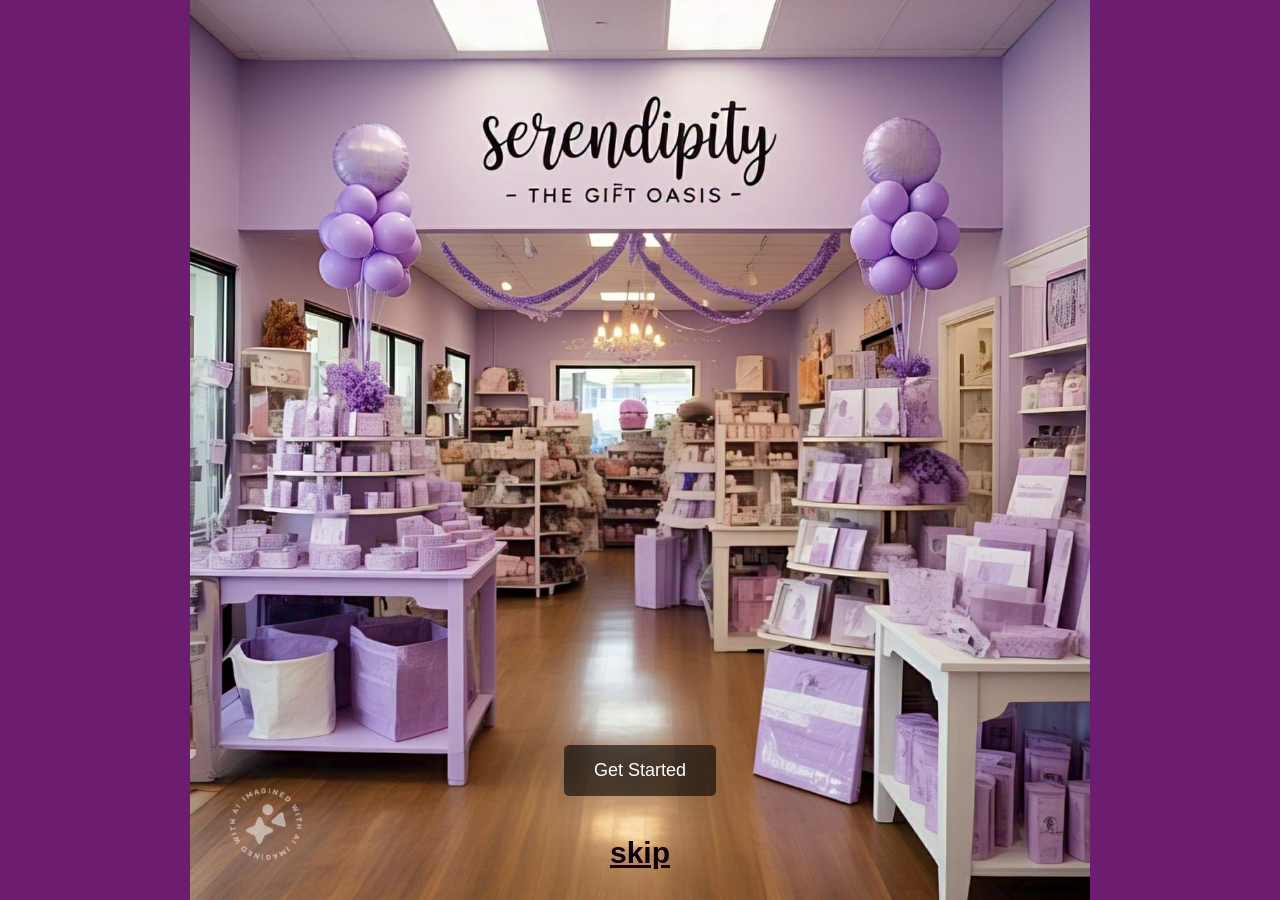
<file: indexbk.html>
<!DOCTYPE html>
<html lang="en">
<head>
    <meta charset="UTF-8">
    <meta name="viewport" content="width=device-width, initial-scale=1.0">
    <title>Serendipity - The Gift Oasis</title>
    <style>
        * {
            margin: 0;
            padding: 0;
            box-sizing: border-box;
        }
        body, html {
            height: 100%;
            font-family: Arial, sans-serif;
        }
        .background {
            background: url("./images/homepg.jpeg") no-repeat center center/cover;
            background-size: contain;
            height: 100%;
            display: flex;
            flex-direction: column;
            justify-content: flex-end;
            align-items: center;
            background-color: #6d1d6f;
            padding-bottom: 30px;
        }
        .button-container {
            display: flex;
            flex-direction: column;
            align-items: center;
            gap: 10px;
        }
        .get-started {
            background-color: rgba(0, 0, 0, 0.6);
            color: #fff;
            text-decoration: none;
            padding: 15px 30px;
            display: block;
            text-align: center;
            border-radius: 5px;
            font-size: 18px;
            margin-bottom: 30px;
            font-weight: center;
            transition: background-color 0.3s ease;
        }
        .get-started:hover {
            background-color: #6d1d6f;
        }
        .skip {
            color: rgb(16, 1, 15);
            font-size: 30px;
            text-decoration: none;
            transition: color 0.3s ease;
            text-align: center;
            font-weight: bold;
        }
        .skip:hover {
            color: #690569; /* Light pinkish hover effect */
        }
    </style>
</head>
<body>
    <div class="background">
        <div class="button-container">
            <a href="login.html" class="get-started">Get Started</a>
            <a href="index.php" class="skip"><u>skip</u></a>
        </div>
    </div>
</body>
</html>
</file>
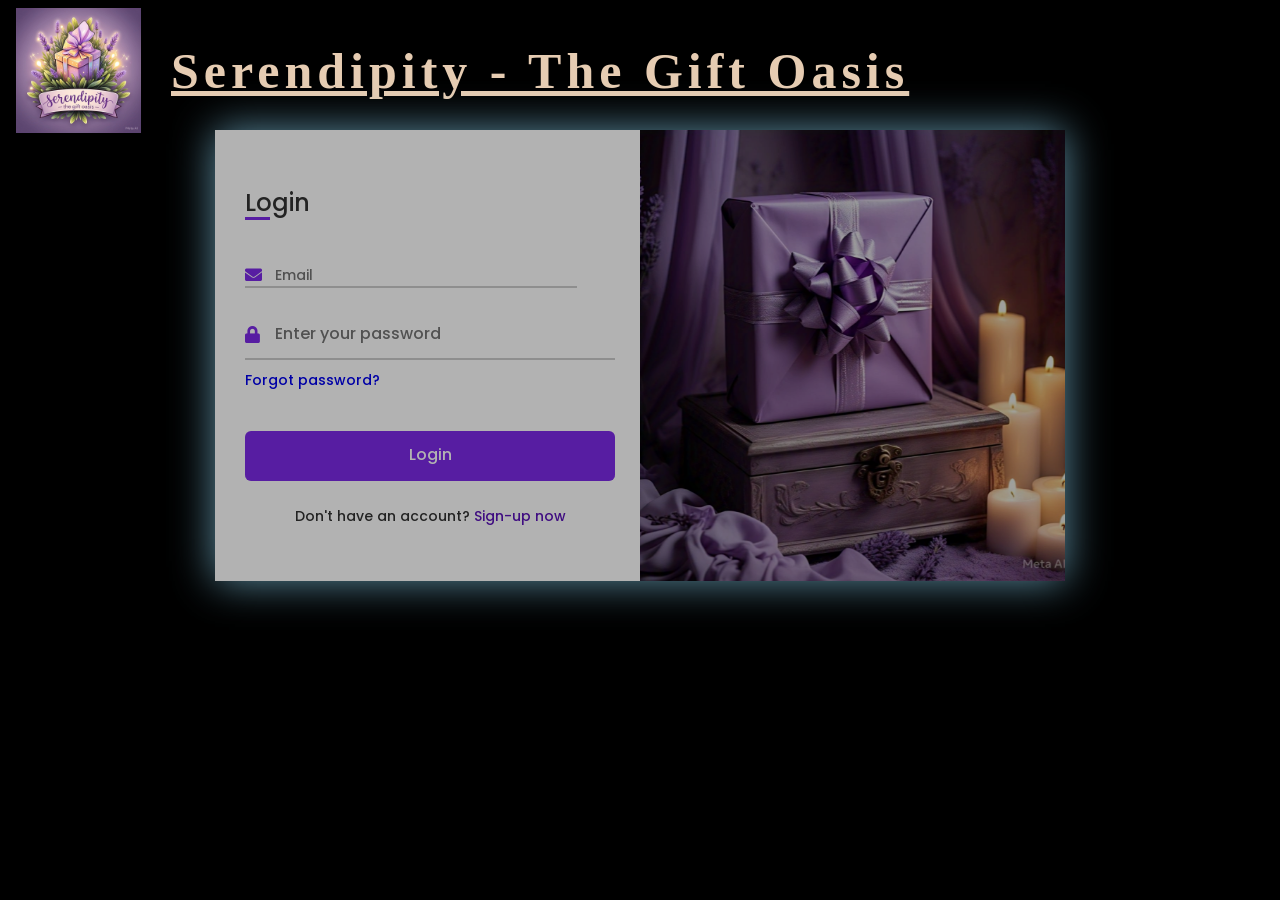
<file: login.html>
<!DOCTYPE html>
<html lang="en" dir="ltr">
  <head>
    <meta charset="UTF-8">
    <title> Login and Registration Form  </title>
    <!-- <link rel="icon" type="image/png" href="logo.png"> -->
    <link rel="stylesheet" href="https://cdnjs.cloudflare.com/ajax/libs/font-awesome/5.15.3/css/all.min.css">
    <meta name="viewport" content="width=device-width, initial-scale=1.0">
  <style>
    /* Google Font Link */
@import url('https://fonts.googleapis.com/css2?family=Poppins:wght@200;300;400;500;600;700&display=swap');
*{
  margin: 0;
  padding: 0;
  box-sizing: border-box;
  font-family: "Poppins" , sans-serif;
}
body{
  min-height: 50vh;
  display: flex;
  align-items: center;
  flex-direction: column;
  justify-content: center;
  background-color: black;
  /* background-image: url(image/Bag.jpeg); */
  background-size: cover ;
  background-repeat: no-repeat;

  padding: 30px;
}

.nav {
  display: flex;
  align-items: center;
  position: absolute;
  top: 8px;
  left: 16px;
}
.nav .logo{
  font-size: 50px; /* Adjust text size */
  font-weight: bold;
  color: #e6ccb2;
  letter-spacing: 0.1em;
  font-family: 'Wix Madefor Display';
}
.nav .img{
  width: 125px; /* Adjust size */
  height: 125px;
  margin-right: 30px; /* Space between logo and text */
}
.msg {
  font-size: 50px;
  color: #fff;
  text-align: center;
  text-shadow:0 0 10px #87CEEB;
}

.container{
  position: relative;
  top:100px;
  max-width: 850px;
  width: 100%;
  background: #fff;
  opacity: 0.7;
  padding: 40px 30px;
  perspective: 2700px;
  box-shadow: 0 0 40px 0 #87CEEB;
}
.container .cover{
  position: absolute;
  top: 0;
  left: 50%;
  height: 100%;
  width: 50%;
  z-index: 98;
  transition: all 1s ease;
  transform-origin: left;
  transform-style: preserve-3d;
}
.container #flip:checked ~ .cover{
  transform: rotateY(-180deg);
}
 .container .cover .front,
 .container .cover .back{
  position: absolute;
  top: 0;
  left: 0;
  height: 100%;
  width: 100%;
}
.cover .back{
  transform: rotateY(180deg);
  backface-visibility: hidden;
}
.container .cover::before,
.container .cover::after{
  content: '';
  position: absolute;
  height: 100%;
  width: 100%;
  background: #000000;
  background-size: cover;
  opacity: 0.1;
  z-index: 12;
}
.container .cover::after{
  opacity: 0.3;
  transform: rotateY(180deg);
  backface-visibility: hidden;
}
.container .cover img{
  position: absolute;
  height: 100%;
  width: 100%;
  object-fit: cover;
  z-index: 10;
}
.container .cover .text{
  position: absolute;
  z-index: 130;
  height: 100%;
  width: 100%;
  display: flex;
  flex-direction: column;
  align-items: center;
  justify-content: center;
}
.cover .text .text-1,
.cover .text .text-2{
  font-size: 26px;
  font-weight: 600;
  color: #fff;
  text-align: center;
}
.cover .text .text-2{
  font-size: 15px;
  font-weight: 500;
}
.container .forms{
  height: 100%;
  width: 100%;
  background: #fff;
}
.container .form-content{
  display: flex;
  align-items: center;
  justify-content: space-between;
}
.form-content .login-form,
.form-content .signup-form{
  width: calc(100% / 2 - 25px);
}
.forms .form-content .title{
  position: relative;
  font-size: 24px;
  font-weight: 500;
  color: #333;
}
.forms .form-content .title:before{
  content: '';
  position: absolute;
  left: 0;
  bottom: 0;
  height: 3px;
  width: 25px;
  background: #7d2ae8;
}
.forms .signup-form  .title:before{
  width: 20px;
}
.forms .form-content .input-boxes{
  margin-top: 30px;
}
.forms .form-content .input-box{
  display: flex;
  align-items: center;
  height: 50px;
  width: 100%;
  margin: 10px 0;
  position: relative;
}
.form-content .input-box input{
  height: 100%;
  width: 100%;
  outline: none;
  border: none;
  padding: 0 30px;
  font-size: 16px;
  font-weight: 500;
  border-bottom: 2px solid rgba(0,0,0,0.2);
  transition: all 0.3s ease;
}
.form-content .input-box input:focus,
.form-content .input-box input:valid{
  border-color: #7d2ae8;
}
.form-content .input-box i{
  position: absolute;
  color: #7d2ae8;
  font-size: 17px;
}
.forms .form-content .text{
  font-size: 14px;
  font-weight: 500;
  color: #333;
}
.forms .form-content .text a{
  text-decoration: none;
}
.forms .form-content .text a:hover{
  text-decoration: underline;
}
.forms .form-content .button{
  color: #fff;
  margin-top: 40px;
}
.forms .form-content .button input{
  color: #fff;
  background: #7d2ae8;
  border-radius: 6px;
  padding: 0;
  cursor: pointer;
  transition: all 0.4s ease;
}
.forms .form-content .button input:hover{
  background: #5b13b9;
}
.forms .form-content label{
  color: #5b13b9;
  cursor: pointer;
}
.forms .form-content label:hover{
  text-decoration: underline;
}
.forms .form-content .login-text,
.forms .form-content .sign-up-text{
  text-align: center;
  margin-top: 25px;
}
.container #flip{
  display: none;
}
@media (max-width: 730px) {
  .container .cover{
    display: none;
  }
  .form-content .login-form,
  .form-content .signup-form{
    width: 100%;
  }
  .form-content .signup-form{
    display: none;
  }
  .container #flip:checked ~ .forms .signup-form{
    display: block;
  }
  .container #flip:checked ~ .forms .login-form{
    display: none;
  }
}
  </style> 
  </head>
   
<body>
    <div class="nav">
      <img src="./images/logoimg.jpeg" class="img"><a href="" class="logo">Serendipity - The Gift Oasis</a>
    </div>
    <div class="msg">
    <p> <?php echo $msg ?></p>
  </div>
  <script>
    document.addEventListener("DOMContentLoaded", function() {
        let successMsg = localStorage.getItem('successMessage');
        let errorMsg = localStorage.getItem('errorMessage');

        if (successMsg) {
            alert(successMsg);
            localStorage.removeItem('successMessage'); // Clear after displaying
        }
        if (errorMsg) {
            alert(errorMsg);
            localStorage.removeItem('errorMessage'); // Clear after displaying
        }
    });
</script>

  <div class="container">
    <input type="checkbox" id="flip">
    <div class="cover">
      <div class="front">
        <img src="./images/logflipimg.jpeg" alt="">
        <div class="text">
          <span class="text-1"></span>
          <span class="text-2"></span>
        </div>
      </div>
      <div class="back">
        <div class="text">
          <span class="text-1">Complete miles of journey <br> with one step</span>
          <span class="text-2">Let's get started</span>
        </div>
      </div>
    </div>
    <div class="forms">
        <div class="form-content">
          <div class="login-form">
            <div class="title">Login</div>
          <form  method ="post" action="login.php">
            <div class="input-boxes">
              <div class="input-box">
                <i class="fas fa-envelope"></i>
                <label class="label-email">
                    <input type="email" class="text" name="email" placeholder="Email" tabindex="1" required pattern="[a-zA-Z0-9._%+-]+@gmail\.com" title="Enter a valid Gmail address (e.g., example@gmail.com)"/>
                    <span class="required"></span>
                </label>
              </div>
              <div class="input-box">
                <i class="fas fa-lock"></i>
                <input type="password" placeholder="Enter your password" name="password" required>
              </div>
              <div class="text"><a href="#">Forgot password?</a></div>
              <div class="button input-box">
                <input type="submit" value="Login" name="login" >
              </div>
              <div class="text sign-up-text">Don't have an account? <label for="flip">Sign-up now</label></div>
            </div>
        </form>
      </div>
        <div class="signup-form">
          <div class="title">Signup</div>
        <form action="login.php" method="post">
            <div class="input-boxes">
              <div class="input-box">
                <i class="fas fa-user"></i>
                <input type="text" name="name" placeholder="Enter your name" required>
              </div>
              <div class="input-box">
                <i class="fas fa-envelope"></i>
                <label class="label-email">
                    <input type="email" class="text" name="email" placeholder="Email" tabindex="1" required pattern="[a-zA-Z0-9._%+-]+@gmail\.com" title="Enter a valid Gmail address (e.g., example@gmail.com)"/>
                    <span class="required"></span>
                </label>
              </div>
              <div class="input-box">
                <i class="fas fa-lock"></i>
                <input type="password" name="password" placeholder="Enter your password" required>
              </div>
              <div class="button input-box">
                <input type="submit" value="Sumbit" name="submit" >
              </div>
              <div class="text sign-up-text">Already have an account? <label for="flip">Login now</label></div>
            </div>
      </form>
    </div>
    </div>
    </div>
  </div>
</body>
</html>
</file>
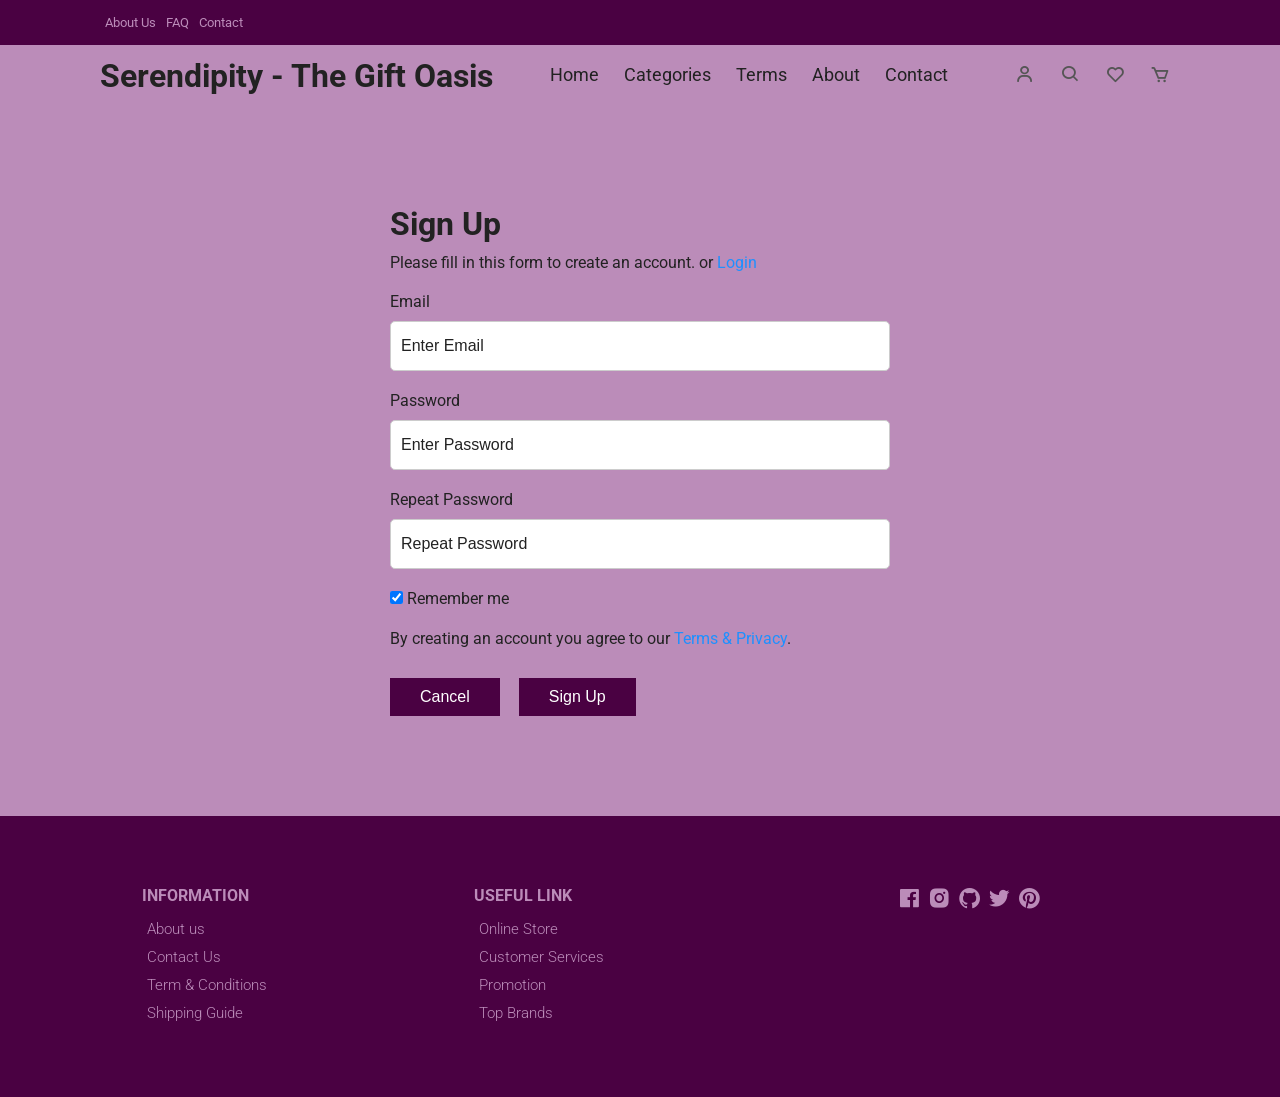
<file: signup.html>
<!DOCTYPE html>
<html lang="en">
  <head>
    <meta charset="UTF-8" />
    <meta name="viewport" content="width=device-width, initial-scale=1.0" />
    <!-- Box icons -->
    <link
      rel="stylesheet"
      href="https://cdn.jsdelivr.net/npm/boxicons@latest/css/boxicons.min.css"
    />
    <!-- Custom StyleSheet -->
    <link rel="stylesheet" href="./css/styles.css" />
    <title>Sign Up</title>
  </head>
  <body>
    <!-- Navigation -->
    <div class="top-nav">
      <div class="container d-flex">
        <ul class="d-flex">
          <li><a href="about.html">About Us</a></li>
          <li><a href="contact.html">FAQ</a></li>
          <li><a href="contact.html">Contact</a></li>
        </ul>
      </div>
    </div>
    <div class="navigation">
      <div class="nav-center container d-flex">
        <a href="index.html" class="logo"><h1>Serendipity - The Gift Oasis</h1></a>

        <ul class="nav-list d-flex">
          <li class="nav-item">
            <a href="index.php" class="nav-link">Home</a>
          </li>
          <li class="nav-item">
            <a href="categories.php" class="nav-link">Categories</a>
          </li>
          <li class="nav-item">
            <a href="terms.html" class="nav-link">Terms</a>
          </li>
          <li class="nav-item">
            <a href="about.php" class="nav-link">About</a>
          </li>
          <li class="nav-item">
            <a href="contact.php" class="nav-link">Contact</a>
          </li>
        </ul>

        <div class="icons d-flex">
          <a href="profile.php" class="icon">
              <i class="bx bx-user"></i>
          </a>
          <a href="search.html" class="icon">
              <i class="bx bx-search"></i>
          </a>
          <a href="wishlist.php" class="icon">
            <i class="bx bx-heart"></i>
          </a>
          <a href="cart.php" class="icon">
              <i class="bx bx-cart"></i>
          </a>
        </div>

        <div class="hamburger">
          <i class="bx bx-menu-alt-left"></i>
        </div>
      </div>
    </div>
    <!-- Login -->
    <div class="container">
      <div class="login-form">
        <form action="signup.php" method="post">
          <h1>Sign Up</h1>
          <p>
            Please fill in this form to create an account. or
            <a href="login.html">Login</a>
          </p>

          <label for="email">Email</label>
          <input type="text" placeholder="Enter Email" name="username" required />

          <label for="psw">Password</label>
          <input
            type="password"
            placeholder="Enter Password"
            name="password"
            required
          />

          <label for="psw-repeat">Repeat Password</label>
          <input
            type="password"
            placeholder="Repeat Password"
            name="confirm_password"
            required
          />

          <label>
            <input
              type="checkbox"
              checked="checked"
              name="remember"
              style="margin-bottom: 15px"
            />
            Remember me
          </label>

          <p>
            By creating an account you agree to our
            <a href="terms.xml">Terms & Privacy</a>.
          </p>

          <div class="buttons">
            <button type="button" class="cancelbtn">Cancel</button>
            <button type="submit" class="signupbtn">Sign Up</button>
          </div>
        </form>
      </div>
    </div>

    <!-- Footer -->
    <footer class="footer">
      <div class="row">
        <div class="col d-flex">
          <h4>INFORMATION</h4>
          <a href="">About us</a>
          <a href="">Contact Us</a>
          <a href="">Term & Conditions</a>
          <a href="">Shipping Guide</a>
        </div>
        <div class="col d-flex">
          <h4>USEFUL LINK</h4>
          <a href="">Online Store</a>
          <a href="">Customer Services</a>
          <a href="">Promotion</a>
          <a href="">Top Brands</a>
        </div>
        <div class="col d-flex">
          <span><i class="bx bxl-facebook-square"></i></span>
          <span><i class="bx bxl-instagram-alt"></i></span>
          <span><i class="bx bxl-github"></i></span>
          <span><i class="bx bxl-twitter"></i></span>
          <span><i class="bx bxl-pinterest"></i></span>
        </div>
      </div>
    </footer>

    <!-- Custom Script -->
    <script src="./js/index.js"></script>
  </body>
</html>
</file>
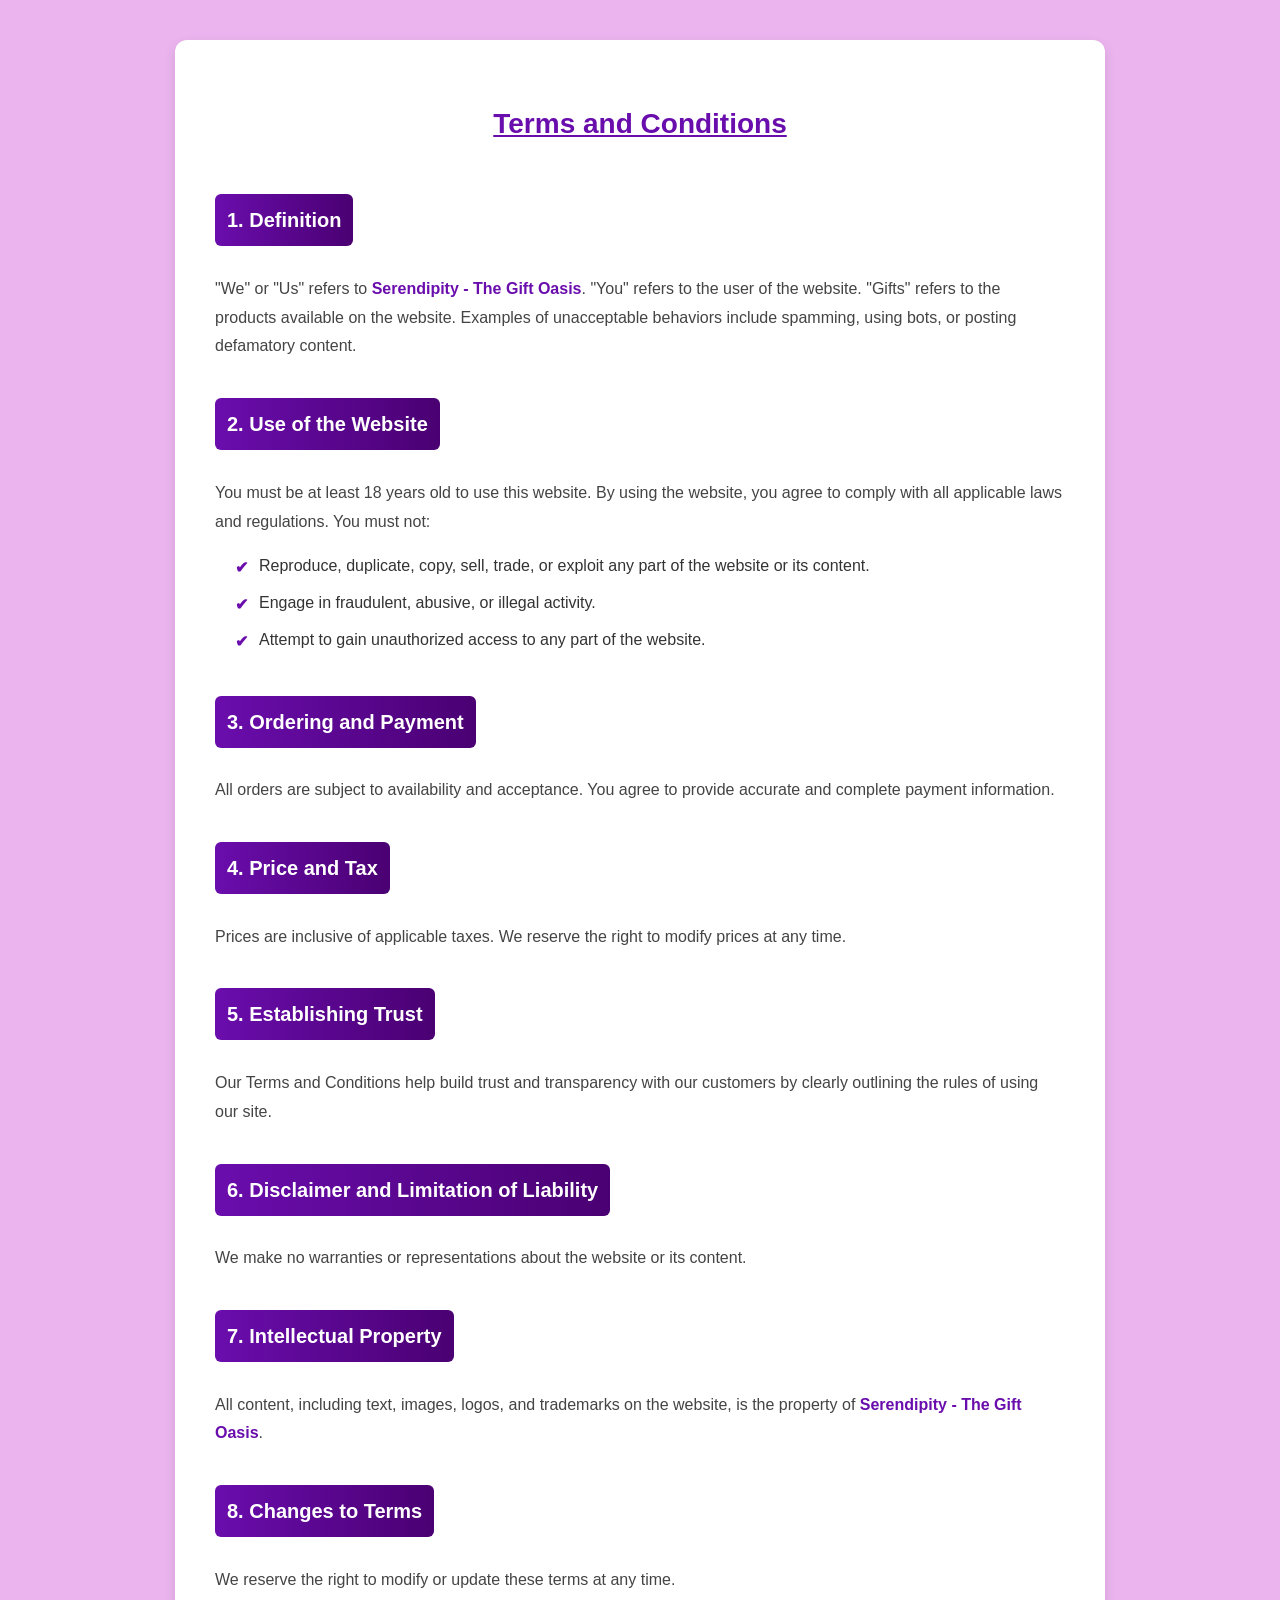
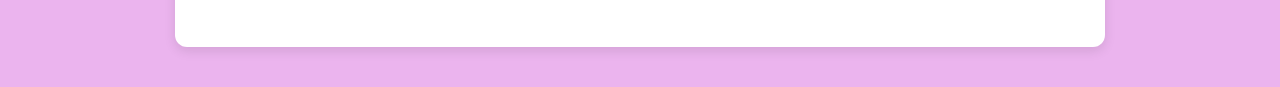
<file: terms.html>
<!DOCTYPE html>
<html lang="en">
<head>
    <meta charset="UTF-8">
    <meta name="viewport" content="width=device-width, initial-scale=1.0">
    <title>Terms and Conditions</title>
    <style>
        /* General Styles */
        body {
            font-family: 'Arial', sans-serif;
            margin: 0;
            padding: 0;
            background-color: #ebb4ee;
            color: #333;
            line-height: 1.8;
        }

        .terms-container {
            max-width: 850px;
            margin: 40px auto;
            background: #fff;
            padding: 40px;
            border-radius: 12px;
            box-shadow: 0 4px 12px rgba(0, 0, 0, 0.1);
            text-align: left;
        }

        h1 {
            text-align: center;
            color: #6a0dad;
            font-size: 28px;
            margin-bottom: 20px;
        }

        h2 {
            color: #fff;
            font-size: 20px;
            background: linear-gradient(90deg, #6a0dad, #4a0072);
            padding: 8px 12px;
            border-radius: 6px;
            margin-top: 25px;
            display: inline-block;
        }

        p {
            font-size: 16px;
            color: #444;
            margin: 12px 0;
        }

        ul {
            padding-left: 20px;
            list-style: none;
        }

        ul li {
            position: relative;
            font-size: 16px;
            padding-left: 24px;
            margin-bottom: 8px;
        }

        ul li::before {
            content: "✔";
            color: #6a0dad;
            font-weight: bold;
            position: absolute;
            left: 0;
            top: 2px;
        }

        strong {
            color: #6a0dad;
        }

        /* Scrollbar Styling */
        ::-webkit-scrollbar {
            width: 8px;
        }

        ::-webkit-scrollbar-track {
            background: #f1f1f1;
        }

        ::-webkit-scrollbar-thumb {
            background: #6a0dad;
            border-radius: 4px;
        }

    </style>
</head>
<body>
    <div class="terms-container">
        <h1><u>Terms and Conditions</u></h1>

        <section>
            <h2>1. Definition</h2>
            <p>"We" or "Us" refers to <strong>Serendipity - The Gift Oasis</strong>. "You" refers to the user of the website.
            "Gifts" refers to the products available on the website. Examples of unacceptable behaviors include spamming, 
            using bots, or posting defamatory content.</p>
        </section>

        <section>
            <h2>2. Use of the Website</h2>
            <p>You must be at least 18 years old to use this website. By using the website, you agree to comply with all applicable laws and regulations. You must not:</p>
            <ul>
                <li>Reproduce, duplicate, copy, sell, trade, or exploit any part of the website or its content.</li>
                <li>Engage in fraudulent, abusive, or illegal activity.</li>
                <li>Attempt to gain unauthorized access to any part of the website.</li>
            </ul>
        </section>

        <section>
            <h2>3. Ordering and Payment</h2>
            <p>All orders are subject to availability and acceptance. You agree to provide accurate and complete payment information.</p>
        </section>

        <section>
            <h2>4. Price and Tax</h2>
            <p>Prices are inclusive of applicable taxes. We reserve the right to modify prices at any time.</p>
        </section>

        <section>
            <h2>5. Establishing Trust</h2>
            <p>Our Terms and Conditions help build trust and transparency with our customers by clearly outlining the rules of using our site.</p>
        </section>

        <section>
            <h2>6. Disclaimer and Limitation of Liability</h2>
            <p>We make no warranties or representations about the website or its content.</p>
        </section>

        <section>
            <h2>7. Intellectual Property</h2>
            <p>All content, including text, images, logos, and trademarks on the website, is the property of <strong>Serendipity - The Gift Oasis</strong>.</p>
        </section>

        <section>
            <h2>8. Changes to Terms</h2>
            <p>We reserve the right to modify or update these terms at any time.</p>
        </section>
    </div>
</body>
</html>
</file>
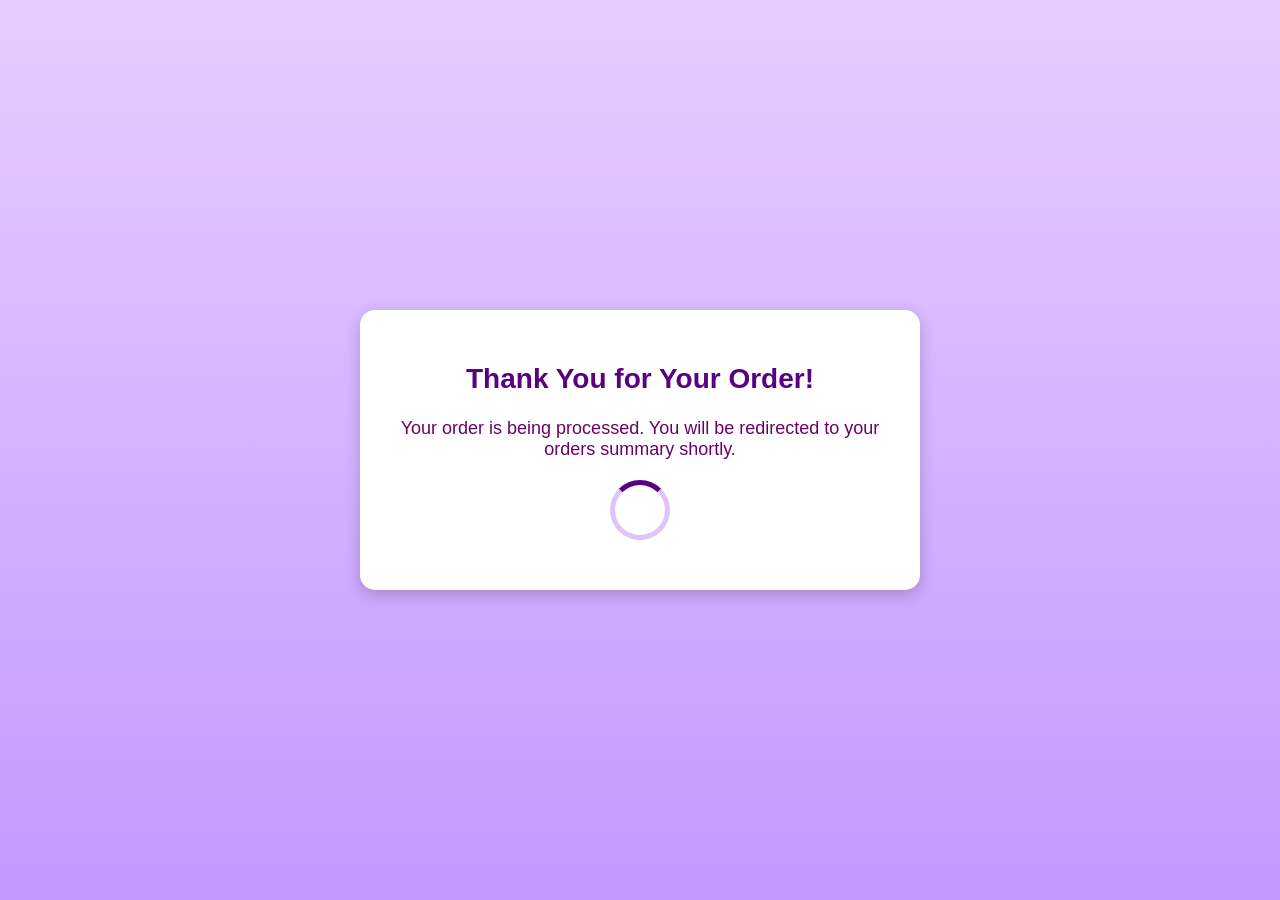
<file: thankyou.html>
<!DOCTYPE html>
<html lang="en">
<head>
  <meta charset="UTF-8">
  <meta name="viewport" content="width=device-width, initial-scale=1.0">
  <title>Thank You | Serendipity</title>
  <style>
    body {
      font-family: 'Arial', sans-serif;
      margin: 0;
      padding: 0;
      background: linear-gradient(to bottom, #e6ccff, #c299ff);
      display: flex;
      justify-content: center;
      align-items: center;
      height: 100vh;
      text-align: center;
      color: #4b0082;
    }
    
    .thank-you-container {
      background: white;
      padding: 30px;
      border-radius: 15px;
      box-shadow: 0px 5px 15px rgba(0, 0, 0, 0.2);
      max-width: 500px;
      animation: fadeIn 1.5s ease-in-out;
    }

    h2 {
      font-size: 28px;
      color: #5a0080;
    }

    p {
      font-size: 18px;
      color: #6a006a;
    }

    .loader {
      border: 5px solid #e0c3fc;
      border-top: 5px solid #5a0080;
      border-radius: 50%;
      width: 50px;
      height: 50px;
      animation: spin 1s linear infinite;
      margin: 20px auto;
    }

    @keyframes fadeIn {
      from { opacity: 0; transform: translateY(-10px); }
      to { opacity: 1; transform: translateY(0); }
    }

    @keyframes spin {
      0% { transform: rotate(0deg); }
      100% { transform: rotate(360deg); }
    }
  </style>

  <script>
    // Set form submission flag in localStorage
    localStorage.setItem("formSubmitted", "true");

    // Redirect to orders page after 3 seconds
    setTimeout(() => {
      window.location.href = "orders.php";
    }, 3000);
  </script>
</head>
<body>
  <div class="thank-you-container">
    <h2>Thank You for Your Order!</h2>
    <p>Your order is being processed. You will be redirected to your orders summary shortly.</p>
    <div class="loader"></div>
  </div>
</body>
</html>
</file>
<file: css/styles.css>
/* Fonts */
@import url('https://fonts.googleapis.com/css2?family=Roboto:wght@100;300;400;500;700&display=swap');

/* Color Variables */
:root {
  --white: #bb8cb9;
  --black: #222;
  --green: #4a0142;
  --grey1: #f5bce6;
  --grey2: #f1bdec;
}


/* Basic Reset */
*,
*::before,
*::after {
  margin: 0;
  padding: 0;
  box-sizing: inherit;
}

html {
  box-sizing: border-box;
  font-size: 62.5%;
}

body {
  font-family: 'Roboto', sans-serif;
  font-size: 1.6rem;
  background-color: var(--white);
  color: var(--black);
  font-weight: 400;
  font-style: normal;
}

a {
  text-decoration: none;
  color: var(--black);
}

li {
  list-style: none;
}

.container {
  max-width: 114rem;
  margin: 0 auto;
  padding: 0 3rem;
}

.d-flex {
  display: flex;
  align-items: center;

}

/* 
=================
Header
=================
*/

.header {
  position: relative;
  min-height: 100vh;
  overflow-x: hidden;
}

.top-nav {
  background-color: var(--green);
  font-size: 1.3rem;
  color: var(--white);
}

.top-nav div {
  justify-content: space-between;
  height: 4.5rem;
}

.top-nav a {
  color: var(--white);
  padding: 0 0.5rem;
}

/* 
=================
Navigation
=================
*/
.navigation {
  height: 6rem;
  line-height: 6rem;
}

.nav-center {
  justify-content: space-between;
}


.nav-list .icons {
  display: none;
  size: 20px;
}

.nav-center .nav-item:not(:last-child) {
  margin-right: 0.5rem;
}

.nav-center .nav-link {
  font-size: 1.8rem;
  padding: 1rem;
}

.nav-center .nav-link:hover {
  color: var(--green);
}

.nav-center .hamburger {
  display: none;
  font-size: 2.3rem;
  color: var(--black);
  cursor: pointer;
}

/* Icons */

.icon {
  cursor: pointer;
  font-size: 2rem;
  padding: 0 1rem;
  color: #555;
  position: relative;
}

.icon:not(:last-child) {
  margin-right: 0.5rem;
}

.icon span {
  position: absolute;
  top: 3px;
  right: -3px;
  background-color: var(--green);
  color: var(--white);
  border-radius: 50%;
  font-size: 1.3rem;
  height: 2rem;
  width: 2rem;
  justify-content: center;
}

@media only screen and (max-width: 768px) {
  .nav-list {
    position: fixed;
    top: 12%;
    left: -35rem;
    flex-direction: column;
    align-items: flex-start;
    box-shadow: 5px 5px 10px rgba(0, 0, 0, 0.2);
    background-color: rgb(204, 153, 205);
    height: 100%;
    width: 0%;
    max-width: 35rem;
    z-index: 100;
    transition: all 300ms ease-in-out;
  }

  .nav-list.open {
    left: 0;
    width: 100%;
  }

  .nav-list .nav-item {
    margin: 0 0 1rem 0;
    width: 100%;
  }

  .nav-list .nav-link {
    font-size: 2rem;
    color: var(--black);
  }

  .nav-center .hamburger {
    display: block;
    color: var(--black);
    font-size: 3rem;
  }

  .icons {
    display: none;
  }

  .nav-list .icons {
    display: flex;
  }

  .top-nav ul {
    display: none;
  }

  .top-nav div {
    justify-content: center;
    height: 3rem;
  }
}

/* 
=================
Hero Area
=================
*/

.hero,
.hero .glide__slides {
  background-color: var(--grey2);
  position: relative;
  height: calc(100vh - 6rem);
  margin: 0 4rem;
  overflow: hidden;
}

.hero .center {
  display: flex;
  align-items: center;
  justify-content: center;
  position: relative;
  height: 100%;
  padding-top: 3rem;
}

.hero .left {
  position: absolute;
  top: 0%;
  left: 25rem;
  opacity: 0;
  transition: all 1000ms ease-in-out;
}

.hero .left h1 {
  font-size: 5rem;
  margin: 1rem 0;
}

.hero .left p {
  font-size: 1.6rem;
  margin-bottom: 1rem;
}

.hero .left .hero-btn {
  display: inline-block;
  padding: 1rem 3rem;
  font-size: 1.6rem;
  margin-top: 1rem;
  background-color: var(--green);
  color: white;
}

.hero .right {
  flex: 0 0 50%;
  height: 100%;
  position: relative;
  text-align: center;
}

.hero .right img {
  position: absolute;
  width: 55rem;
  opacity: 0;
  transition: all 1000ms ease-in-out;
}

.center .right img.img1 {
  width: 85%;
  right: -25%;
  bottom: -50%;
}

.center .right img.img2 {
  width: 90%;
  right: -40%;
  bottom: -40%;
}

.glide__slide--active .center .right img {
  bottom: -3%;
  opacity: 1;
}

.glide__slide--active .left {
  opacity: 1;
  top: 35%;
}

/*
======================
Hero Media Query
======================
*/
@media only screen and (max-width: 1500px) {
  .hero .left {
    left: 0;
  }
}
@media only screen and (max-width: 999px) {
  .glide__slide--active .left {
    top: 15%;
  }

  .center .right img.img1 {
    width: 90%;
  }

  .center .right img.img2 {
    width: 100%;
  }
}

@media only screen and (max-width: 567px) {
  .center .right img.img1 {
    width: 30rem;
  }

  .center .right img.img2 {
    width: 33rem;
  }

  .hero,
  .hero .glide__slides {
    margin: 0;
    padding: 0 3rem;
  }

  .hero .left h1 {
    font-size: 3rem;
  }

  .hero .left span {
    font-size: 1.4rem;
  }
  .hero .left p {
    font-size: 1.5rem;
    width: 80%;
  }
}


/* Increase the size of the carousel container */
#glide_featured {
  max-width: 1000px; /* Adjust width */
  height: 600px;    /* Adjust height */
  margin: 0 auto;   /* Center the carousel */
}

/* Adjust size of the slides (images/items) */
.glide__slide1 img {
  width: 100%;
  height: auto;
  object-fit: cover; /* Makes sure the image fills the area properly */
}

/* Optional: Center-align text or other content within slides */
.glide__slide1 {
  display: flex;
  justify-content: center;
  align-items: center;
  text-align: center;
}

/* Category Section */

.section {
  padding: 10rem 0 5rem 0;
  overflow: hidden;
}

.cat-center {
  display: flex;
  align-items: center;
  justify-content: center;
  max-width: 114rem;
  margin: auto;
  padding: 0 3rem;
}

.cat-center .cat {
  max-width: 37rem;
  height: 25rem;
  overflow: hidden;
  position: relative;
  cursor: pointer;
  text-align: center;
}

.cat-center .cat:not(:last-child) {
  margin-right: 3rem;
}

.cat-center .cat img {
  width: 36.5rem;
  height: 100%;
  margin: auto;
  object-fit: cover;
  transition: all 2s ease;
}

.cat-center .cat:hover img {
  transform: scale(1.1);
}

.cat-center .cat div {
  position: absolute;
  bottom: 15%;
  left: 50%;
  transform: translateX(-50%);
  background-color: var(--white);
  width: 18rem;
  height: 5rem;
  line-height: 5rem;
  text-align: center;
  font-size: 2rem;
  font-weight: 500;
}

@media only screen and (max-width: 1200px) {
  .cat-center .cat img {
    width: 30rem;
  }
}

@media only screen and (max-width: 967px) {
  .cat-center .cat {
    max-width: 25rem;
    height: 20rem;
  }

  .cat-center .cat img {
    width: 25rem;
  }
}

@media only screen and (max-width: 768px) {
  .section {
    padding: 5rem 0;
  }

  .cat-center {
    flex-direction: column;
    padding: 3rem;
  }

  .cat-center .cat {
    max-width: 100%;
    height: 30rem;
  }

  .cat-center .cat:not(:last-child) {
    margin-right: 0rem;
    margin-bottom: 5rem;
  }

  .cat-center .cat img {
    width: 100%;
  }
}

/* New Arrivals */
.title {
  text-align: center;
  margin-bottom: 5rem;
}

.title h1 {
  font-size: 3rem;
  text-transform: uppercase;
  margin-bottom: 1rem;
  font-weight: 500;
}

.product-center {
  display: flex;
  align-items: center;
  justify-content: center;
  flex-wrap: wrap;
  max-width: 120rem;
  margin: 0 auto;
  padding: 0 2rem;
}

.product-item {
  position: relative;
  width: 27rem;
  margin: 0 auto;
  margin-bottom: 3rem;
}

.product-thumb img {
  width: 100%;
  height: 31rem;
  object-fit: cover;
  transition: all 500ms linear;
}

.product-info {
  padding: 1rem;
  text-align: center;
}

.product-info span {
  display: inline-block;
  font-size: 1.2rem;
  color: #666;
  margin-bottom: 1rem;
}

.product-info a {
  font-size: 1.5rem;
  display: block;
  margin-bottom: 1rem;
  transition: all 300ms ease;
}

.product-info a:hover {
  color: var(--green);
}

.product-item .icons {
  position: absolute;
  left: 50%;
  top: 35%;
  transform: translateX(-50%);
  display: flex;
  align-items: center;
}

.product-item .icons li {
  background-color: var(--white);
  text-align: center;
  padding: 1rem 1.5rem;
  font-size: 2.3rem;
  cursor: pointer;
  transition: 300ms ease-out;
  transform: translateY(20px);
  visibility: hidden;
  opacity: 0;
}

.product-item .icons li:first-child {
  transition-delay: 0.1s;
}

.product-item .icons li:nth-child(2) {
  transition-delay: 0.2s;
}

.product-item .icons li:nth-child(3) {
  transition-delay: 0.3s;
}

.product-item:hover .icons li {
  visibility: visible;
  opacity: 1;
  transform: translateY(0);
}

.product-item .icons li:not(:last-child) {
  margin-right: 0.5rem;
}

.product-item .icons li:hover {
  background-color: var(--green);
  color: var(--white);
}

.product-item .overlay {
  position: relative;
  overflow: hidden;
  cursor: pointer;
  width: 100%;
}

.product-item .overlay::after {
  content: '';
  position: absolute;
  top: 0;
  left: 0;
  width: 100%;
  height: 100%;
  background-color: rgba(0, 0, 0, 0.5);
  visibility: hidden;
  opacity: 0;
  transition: 300ms ease-out;
}

.product-item:hover .overlay::after {
  visibility: visible;
  opacity: 1;
}

.product-item:hover .product-thumb img {
  transform: scale(1.1);
}

.product-item .discount {
  position: absolute;
  top: 1rem;
  left: 1rem;
  background-color: var(--green);
  padding: 0.5rem 1rem;
  color: var(--white);
  border-radius: 2rem;
  font-size: 1.5rem;
}

@media only screen and (max-width: 567px) {
  .product-center {
    max-width: 100%;
    padding: 0 1rem;
  }

  .product-item {
    width: 40%;
    margin-bottom: 3rem;
  }

  .product-thumb img {
    height: 20rem;
  }

  .product-item {
    margin-right: 2rem;
  }

  .product-item .icons li {
    padding: 0.5rem 1rem;
    font-size: 1.8rem;
  }
}

/* Banner */

.banner {
  position: relative;
  background-color: var(--grey2);
  padding: 14rem 20%;
}

.banner .right img {
  position: absolute;
  bottom: 0;
  right: 10%;
  width: 75rem;
}

.banner .trend,
.banner p {
  display: block;
  font-size: 2rem;
  font-weight: 300;
  margin-bottom: 1.5rem;
}

.banner h1 {
  font-size: 5.4rem;
  color: var(--black);
  margin-bottom: 1.5rem;
}

.banner .btn {
  display: inline-block;
  margin-top: 2rem;
}

@media only screen and (max-width: 1500px) {
  .banner {
    padding: 14rem;
  }

  .banner .right img {
    right: 3rem;
    width: 70rem;
  }
}

@media only screen and (max-width: 996px) {
  .banner {
    padding: 8rem 2rem;
  }

  .banner .trend,
  .banner p {
    font-size: 1.5rem;
  }

  .banner h1 {
    font-size: 4rem;
  }

  .banner .right img {
    right: -6%;
    width: 50rem;
  }
}

@media only screen and (max-width: 768px) {
  .banner {
    display: grid;
    grid-template-columns: 1fr;
    height: 80vh;
  }

  .banner .left {
    width: 100%;
    margin-bottom: 3rem;
  }

  .banner .right {
    flex: 0 0 50%;
  }

  .banner .right img {
    right: 0;
    width: 50rem;
    left: 50%;
    transform: translateX(-50%);
  }
}

@media only screen and (max-width: 567px) {
  .banner {
    padding: 8rem 5rem;
  }

  .banner .trend,
  .banner p {
    font-size: 1.3rem;
    margin-bottom: 1rem;
  }

  .banner h1 {
    font-size: 3rem;
    margin-bottom: 1rem;
  }

  .banner .btn {
    padding: 0.8rem 1.7rem;
    font-size: 1.4rem;
  }

  .banner .right img {
    width: 45rem;
  }
}

/* Contact */
.contact {
  background-color: var(--black);
  color: var(--white);
  padding: 10rem 20rem;
}

.contact .row {
  display: grid;
  grid-template-columns: 1fr 1fr;
  align-items: center;
}

.contact .row .col h2 {
  margin-bottom: 1.5rem;
}

.contact .row .col p {
  width: 70%;
  margin-bottom: 2rem;
}

.btn-1 {
  background-color: var(--green);
  color: var(--white);
  display: inline-block;
  border-radius: 1rem;
  padding: 1rem 2rem;
}

.contact form div {
  position: relative;
  width: 80%;
  margin: 0 auto;
}

.contact form input {
  font-family: 'Roboto', sans-serif;
  text-indent: 2rem;
  width: 100%;
  border-radius: 1rem;
  padding: 1.5rem 0;
  outline: none;
  border: none;
}

.contact form a {
  position: absolute;
  top: 0;
  right: 0;
  background-color: var(--green);
  color: white;
  margin: 0.5rem;
  padding: 1rem 3rem;
  border-radius: 1rem;
}

@media only screen and (max-width: 996px) {
  .contact {
    padding: 8rem 8rem;
  }
}

@media only screen and (max-width: 768px) {
  .contact .row {
    grid-template-columns: 1fr;
    gap: 5rem 0;
  }

  .contact form div {
    width: 100%;
  }
}

@media only screen and (max-width: 567px) {
  .contact {
    padding: 8rem 1rem;
  }
}

/* Footer */
.footer {
  padding: 7rem 1rem;
  background-color: var(--green);
}

footer .row {
  display: grid;
  grid-template-columns: 1fr 1fr 1fr;
  max-width: 99.6rem;
  margin: 0 auto;
}

.footer .col {
  flex-direction: column;
  color: var(--white);
  align-items: flex-start;
}

.footer .col:last-child {
  flex-direction: row;
  justify-content: center;
}

.footer .col:last-child span {
  font-size: 2.5rem;
  margin-right: 0.5rem;
  color: var(--white);
}

.footer .col a {
  color: var(--white);
  font-size: 1.5rem;
  padding: 0.5rem;
  font-weight: 300;
}

.footer .col h4 {
  margin-bottom: 1rem;
}

@media only screen and (max-width: 567px) {
  footer .row {
    grid-template-columns: 1fr;
    row-gap: 3rem;
  }
}

/* Popup */
.popup {
  position: fixed;
  top: 0;
  left: 0;
  width: 100%;
  height: 100vh;
  background-color: rgba(0, 0, 0, 0.5);
  z-index: 9999;
  transition: 0.3s;
  transform: scale(1);
}

.popup-content {
  position: absolute;
  top: 50%;
  left: 50%;
  width: 90%;
  max-width: 110rem;
  margin: 0 auto;
  height: 55rem;
  transform: translate(-50%, -50%);
  padding: 1.6rem;
  display: table;
  overflow: hidden;
  background-color: var(--white);
}

.popup-close {
  display: flex;
  align-items: center;
  justify-content: center;
  position: absolute;
  top: 2rem;
  right: 2rem;
  padding: 0.5rem;
  background-color: var(--green);
  border-radius: 50%;
  cursor: pointer;
}

.popup-close {
  font-size: 3rem;
  color: white;
}

.popup-left {
  display: table-cell;
  width: 50%;
  height: 100%;
  vertical-align: middle;
}

.popup-right {
  display: table-cell;
  width: 50%;
  vertical-align: middle;
  padding: 3rem 5rem;
}

.popup-img-container {
  width: 100%;
  overflow: hidden;
}

.popup-img-container img.popup-img {
  display: block;
  width: 60rem;
  height: 45rem;
  max-width: 100%;
  border-radius: 1rem;
  object-fit: cover;
}

.right-content {
  text-align: center;
  width: 85%;
  margin: 0 auto;
}

.right-content h1 {
  font-size: 4rem;
  color: #000;
  margin-bottom: 1.6rem;
}

.right-content h1 span {
  color: var(--green);
}

.right-content p {
  font-size: 1.6rem;
  color: #555;
  margin-bottom: 1.6rem;
}

.popup-form {
  width: 100%;
  padding: 1.5rem 0;
  text-indent: 1rem;
  margin-bottom: 1.6rem;
  border-radius: 3rem;
  background-color: var(--green);
  color: white;
  font-size: 1.8rem;
  border: none;
}

.popup-form::placeholder {
  color: white;
}

.popup-form:focus {
  outline: none;
}

.right-content a:link,
.right-content a:visited {
  display: inline-block;
  padding: 1.8rem 5rem;
  border-radius: 3rem;
  font-weight: 700;
  color: var(--white);
  background-color: var(--black);
  border: 1px solid var(--grey2);
  transition: 0.3s;
}

.right-content a:hover {
  background-color: var(--green);
  border: 1px solid var(--grey2);
  color: var(--black);
}

.hide-popup {
  transform: scale(0.2);
  opacity: 0;
  visibility: hidden;
}

@media only screen and (max-width: 1200px) {
  .right-content {
    width: 100%;
  }

  .right-content h1 {
    font-size: 3.5rem;
    margin-bottom: 1.3rem;
  }
}

@media only screen and (max-width: 998px) {
  .popup-right {
    width: 100%;
  }

  .popup-left {
    display: none;
  }

  .right-content h1 {
    font-size: 5rem;
  }
}

@media only screen and (max-width: 768px) {
  .right-content h1 {
    font-size: 4rem;
  }

  .right-content p {
    font-size: 1.6rem;
  }

  .popup-form {
    width: 90%;
    margin: 0 auto;
    padding: 1.8rem 0;
    margin-bottom: 1.5rem;
  }

  .goto-top:link,
  .goto-top:visited {
    right: 5%;
    bottom: 5%;
  }
}

@media only screen and (max-width: 568px) {
  .popup-right {
    padding: 0 1.6rem;
  }

  .popup-content {
    height: 35rem;
    width: 90%;
    margin: 0 auto;
  }

  .right-content {
    width: 100%;
  }

  .right-content h1 {
    font-size: 3rem;
  }

  .right-content p {
    font-size: 1.4rem;
  }

  .popup-form {
    width: 100%;
    padding: 1.5rem 0;
    margin-bottom: 1.3rem;
  }

  .right-content a:link,
  .right-content a:visited {
    padding: 1.5rem 3rem;
  }

  .popup-close {
    top: 1rem;
    right: 1rem;
    padding: 0.5rem;
  }
}

/* All Products */
.section .top {
  display: flex;
  align-items: center;
  justify-content: space-between;
  margin-bottom: 4rem;
}

.all-products .top select {
  font-family: 'Poppins', sans-serif;
  width: 20rem;
  padding: 1rem;
  border: 1px solid #ccc;
  appearance: none;
  outline: none;
}

form {
  position: relative;
  z-index: 1;
}

form span {
  position: absolute;
  top: 50%;
  right: 1rem;
  transform: translateY(-50%);
  font-size: 2rem;
  z-index: 0;
}

@media only screen and (max-width: 768px) {
  .all-products .top select {
    width: 15rem;
  }
}


/* Pagination */
.pagination {
  display: flex;
  align-items: center;
  padding: 3rem 0 5rem 0;
}

.pagination span {
  display: inline-block;
  padding: 1rem 1.5rem;
  border: 1px solid var(--green);
  font-size: 1.8rem;
  margin-bottom: 2rem;
  cursor: pointer;
  transition: all 300ms ease-in-out;
}

.pagination span:hover {
  border: 1px solid var(--green);
  background-color: var(--green);
  color: #fff;
}

.wishlist-btn {
  background-color: #460343;
  border: none;
  color: white;
  padding: 10px 20px;
  text-align: center;
  text-decoration: none;
  display: inline-block;
  font-size: 16px;
  margin: 10px 2px;
  cursor: pointer;
  border-radius: 4px;
}

/* Cart Items */
.cart {
  margin: 10rem auto;
}

table {
  width: 100%;
  border-collapse: collapse;
}

.cart-info {
  display: flex;
  flex-wrap: wrap;
}

th {
  text-align: left;
  padding: 0.5rem;
  color: #fff;
  background-color: var(--green);
  font-weight: normal;
}

td {
  padding: 1rem 0.5rem;
}

td input {
  width: 5rem;
  height: 3rem;
  padding: 0.5rem;
}

td a {
  color: orangered;
  font-size: 1.4rem;
}

td img {
  width: 8rem;
  height: 8rem;
  margin-right: 1rem;
}

.total-price {
  display: flex;
  align-items: flex-end;
  flex-direction: column;
  margin-top: 2rem;
}

.total-price table {
  border-top: 3px solid var(--green);
  width: 100%;
  max-width: 35rem;
}

td:last-child {
  text-align: right;
}

th:last-child {
  text-align: right;
}

.checkout {
  display: inline-block;
  background-color: var(--green);
  color: white;
  padding: 1rem;
  margin-top: 1rem;
}

@media only screen and (max-width: 567px) {
  .cart-info p {
    display: none;
  }
}

/* Product Details */
.product-detail .details {
  display: grid;
  grid-template-columns: 1fr 1.2fr;
  gap: 7rem;
}

.product-detail .left {
  display: flex;
  flex-direction: column;
}

.product-detail .left .main {
  text-align: center;
  background-color: #f6f2f1;
  margin-bottom: 2rem;
  height: 45rem;
}

.product-detail .left .main img {
  object-fit: cover;
  height: 100%;
  width: 100%;
}

.product-detail .right span {
  display: inline-block;
  font-size: 1.5rem;
  margin-bottom: 1rem;
}

.product-detail .right h1 {
  font-size: 4rem;
  line-height: 1.2;
  margin-bottom: 2rem;
}

.product-detail .right .price {
  font-size: 600;
  font-size: 2rem;
  color: var(--green);
  margin-bottom: 2rem;
}

.product-detail .right div {
  display: inline-block;
  position: relative;
  z-index: -1;
}

.product-detail .right select {
  font-family: 'Poppins', sans-serif;
  width: 20rem;
  padding: 0.7rem;
  border: 1px solid #ccc;
  appearance: none;
  outline: none;
}

.product-detail form {
  margin-bottom: 2rem;
  z-index: 0;
}

.product-detail form span {
  position: absolute;
  top: 50%;
  right: 1rem;
  transform: translateY(-50%);
  font-size: 2rem;
  z-index: 0;
}

.product-detail .form {
  margin-bottom: 3rem;
}

.quantity-selection {
  margin-bottom: 15px;
  text-align: left;
}

.quantity-selection label {
  margin-right: 10px;
  font-size: 20px;
  cursor: pointer;
}

.quantity-selection input[type="number"] {
  width: 50px;
  padding: 5px;
  font-size: 20px;
  border: 1px solid #000;
  border-radius: 5px;
  color: #000;
  background-color: #f1bdec;
}

.product-detail .form input {
  padding: 0.8rem;
  text-align: center;
  font-size: 20px;
  width: 3.5rem;
  margin-right: 2rem;
}

.product-detail .form .addCart {
  background: var(--green);
  padding: 0.8rem 4rem;
  color: #fff;
  border-radius: 3rem;
}

.product-detail h3 {
  text-transform: uppercase;
  margin-bottom: 2rem;
}

.gift-wrapping-option {
  margin-bottom: 15px;
  text-align: left;
}

.gift-wrapping-option input[type="radio"] {
  display: inline-block;
  margin-right: 5px;
  margin-top: 5px;
}

.gift-wrapping-option label {
  margin-right: 15px;
  font-size: 23px;
  cursor: pointer;
}

.gift-message{
  margin-bottom: 15px;
}

.gift-message label{
  display: block;
  margin-bottom: 5px;
  font-size: 23px;
  font-weight: 600;

}

.gift-message textarea{
  width: 100%;
  height: 80px;
  padding: 5px;
  font-size: 16px;
  border: 1px solid #010101;
  border-radius: 5px;
  background-color: #f1bdec;
}

.gift-message textarea:focus {
  border-color: #aaaaaa;
  box-shadow: 0 0 10px rgba(0,0,0,0.1);
}

@media only screen and (max-width: 996px) {
  .product-detail .left {
    width: 30rem;
    height: 45rem;
  }

  .product-detail .details {
    gap: 3rem;
  }
}


@media only screen and (max-width: 650px) {
  .product-detail .details {
    grid-template-columns: 1fr;
  }

  .product-detail .right {
    margin-top: 1rem;
  }

  .product-detail .left {
    width: 100%;
    height: 45rem;
  }

  .product-detail .details {
    gap: 3rem;
  }
}

/* Login Form */
.login-form {
  padding: 5rem 0;
  max-width: 50rem;
  margin: 5rem auto;
}

.login-form form {
  display: flex;
  flex-direction: column;
}

.login-form form h1 {
  margin-bottom: 1rem;
}
.login-form form p {
  margin-bottom: 2rem;
}

.login-form form label {
  margin-bottom: 1rem;
}

.login-form form input {
  border: 1px solid #ccc;
  outline: none;
  padding: 1.5rem 0;
  text-indent: 1rem;
  font-size: 1.6rem;
  margin-bottom: 2rem;
  border-radius: 0.5rem;
}

.login-form form input::placeholder {
  font-size: 1.6rem;
  color: #222;
}

.login-form form .buttons {
  margin-top: 1rem;
}

.login-form form button {
  outline: none;
  border: none;
  font-size: 1.6rem;
  padding: 1rem 3rem;
  margin-right: 1.5rem;
  background-color: var(--green);
  color: white;
  cursor: pointer;
}

.login-form form p a {
  color: dodgerblue;
}
</file>
